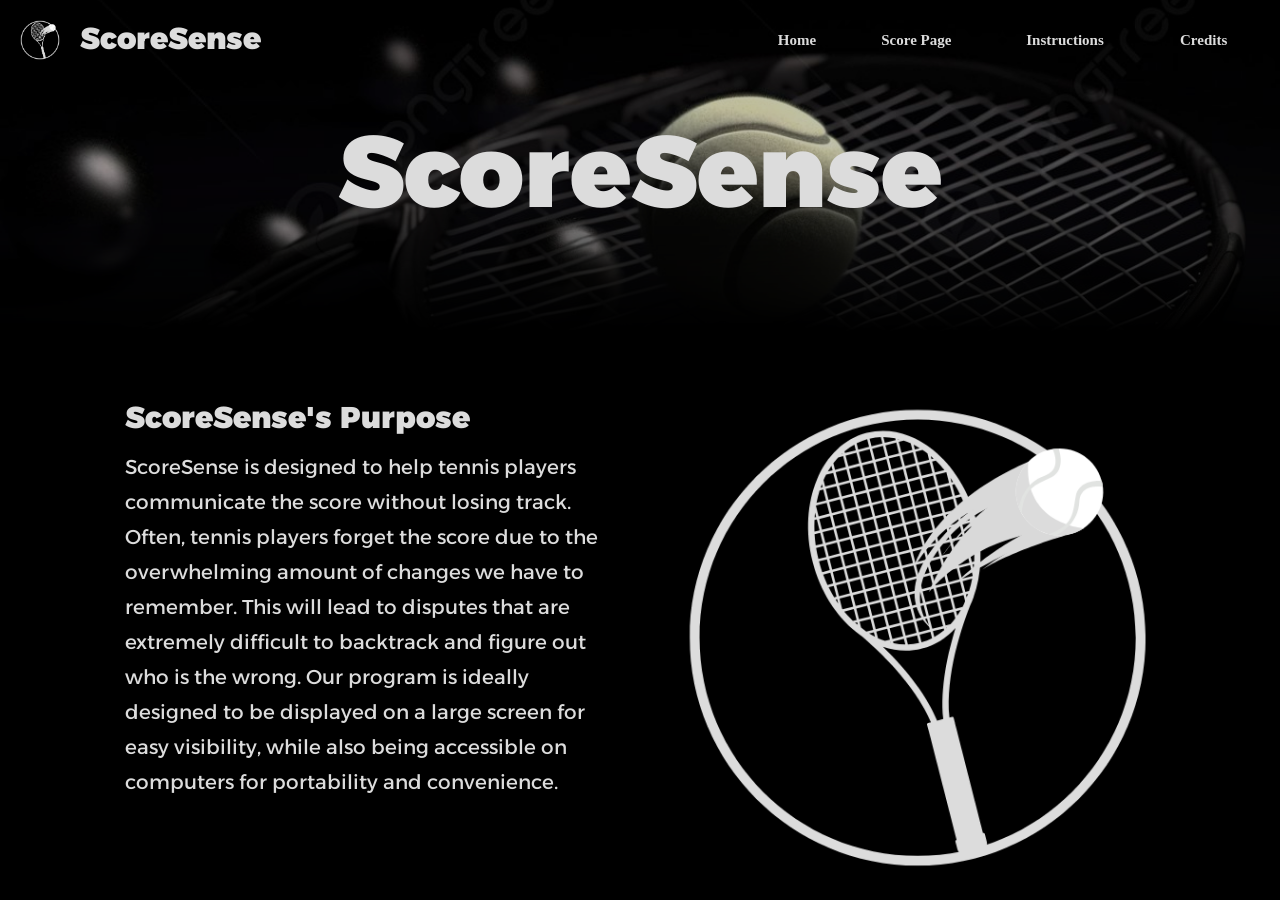
<file: index.html>
<!DOCTYPE html>
<html lang="en">
    <head>
        <meta charset="UTF-8">
        <meta name="viewport" content="width=device-width, initial-scale=1.0">
        <meta http-equiv="X-UA-Compatible" content="ie=edge">
        <link rel="icon" href="gb.png" type="image/x-icon">
        <link href='https://fonts.googleapis.com/css?family=Alexandria' rel='stylesheet'>

        <title>ScoreSense - Home Page</title>
        <link rel="stylesheet" href="index.css">
    </head>
    <body>
        <header>
            <h1>ScoreSense</h1>
            
            <img src="score-sense-background.jpg" class="background_image">

            <img src="gb.png" alt="logo" class="small_logo">
            <p class="small_title">ScoreSense</p>
            <a href="index.html">
                <button class="home_button"></button>
            </a>

            <a href="index.html" class="link home_link">
                <p class="home_text">Home</p>
            </a>

            <a href="score_page.html" class="link score_page_link">
                <p class="score_page_text">Score Page</p>
            </a>

            <a href="instructions.html" class="link instructions_link">
                <p class="instructions_text">Instructions</p>
            </a>

            <a href="credits.html" class="link credits_link">
                <p class="credits_text">Credits</p>
            </a>
        </header>
        <main>
            <div class="scoresense_description_header">
                <p class="scoresense_description_header_text">ScoreSense's Purpose</p>
            </div>
            <div class="scoresense_description_text">
                <p>
                    ScoreSense is designed to help tennis players communicate the score without losing track. Often, tennis players forget the score due to the overwhelming amount of changes we have to remember. This will lead to disputes that are extremely difficult to backtrack and figure out who is the wrong. Our program is ideally designed to be displayed on a large screen for easy visibility, while also being accessible on computers for portability and convenience.
                </p>
            </div>

            <img src="gb.png" alt="logo" class="big_logo">
        </main>
    </body>
</html>
</file>
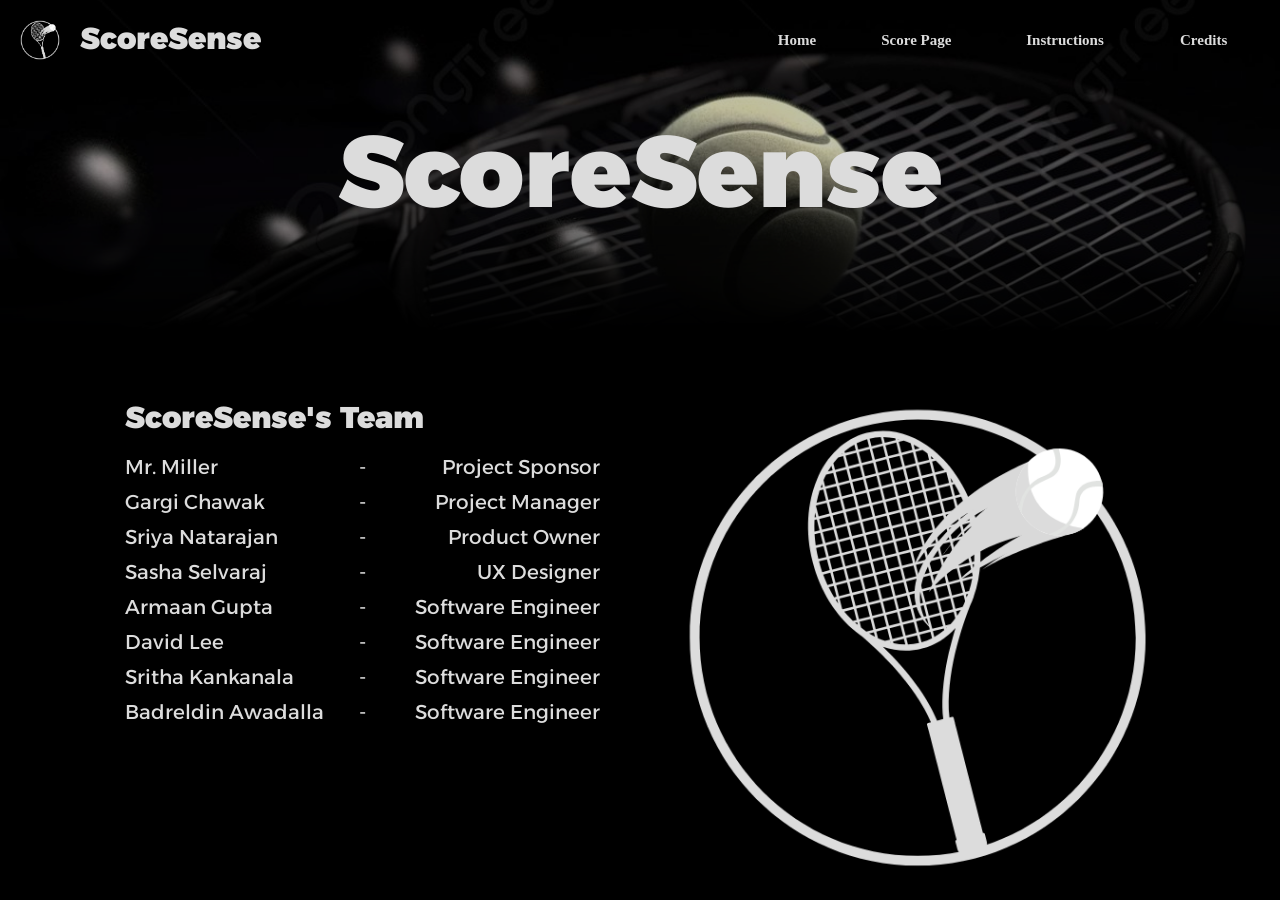
<file: credits.html>
<!DOCTYPE html>
<html lang="en">
    <head>
        <meta charset="UTF-8">
        <meta name="viewport" content="width=device-width, initial-scale=1.0">
        <meta http-equiv="X-UA-Compatible" content="ie=edge">
        <link rel="icon" href="gb.png" type="image/x-icon">
        <link href='https://fonts.googleapis.com/css?family=Alexandria' rel='stylesheet'>

        <title>ScoreSense - Instructions</title>
        <link rel="stylesheet" href="credits.css">
    </head>
    <body>
        <header>
            <h1>ScoreSense</h1>
            <img src="score-sense-background.jpg" class="background_image">

            <img src="gb.png" alt="logo" class="small_logo">
            <p class="small_title">ScoreSense</p>
            <a href="index.html">
                <button class="home_button"></button>
            </a>

            <a href="index.html" class="link home_link">
                <p class="home_text">Home</p>
            </a>

            <a href="score_page.html" class="link score_page_link">
                <p class="score_page_text">Score Page</p>
            </a>

            <a href="instructions.html" class="link instructions_link">
                <p class="instructions_text">Instructions</p>
            </a>

            <a href="credits.html" class="link credits_link">
                <p class="credits_text">Credits</p>
            </a>
        </header>
        <main>
            <img src="gb.png" alt="logo" class="big_logo">

            <div class="credits_header">
                <p class="credits_header_text">ScoreSense's Team</p>
            </div>

            <div class="credits_content_dash">
                <p class="credits_content_dash_text">
                    -<br>
                    -<br>
                    -<br>
                    -<br>
                    -<br>
                    -<br>
                    -<br>
                    -
                </p>
            </div>
            <div class="credits_content_role">
                <p class="credits_content_role_text">
                    Project Sponsor<br>
                    Project Manager<br>
                    Product Owner<br>
                    UX Designer<br>
                    Software Engineer<br>
                    Software Engineer<br>
                    Software Engineer<br>
                    Software Engineer
                </p>
            </div>
            <div class="credits_content_name">
                <p class="credits_content_name_text">
                    Mr. Miller<br>
                    Gargi Chawak<br>
                    Sriya Natarajan<br>
                    Sasha Selvaraj<br>
                    Armaan Gupta<br>
                    David Lee<br>
                    Sritha Kankanala<br>
                    Badreldin Awadalla
                </p>
            </div>
        </main>
</body>
</html>
</file>
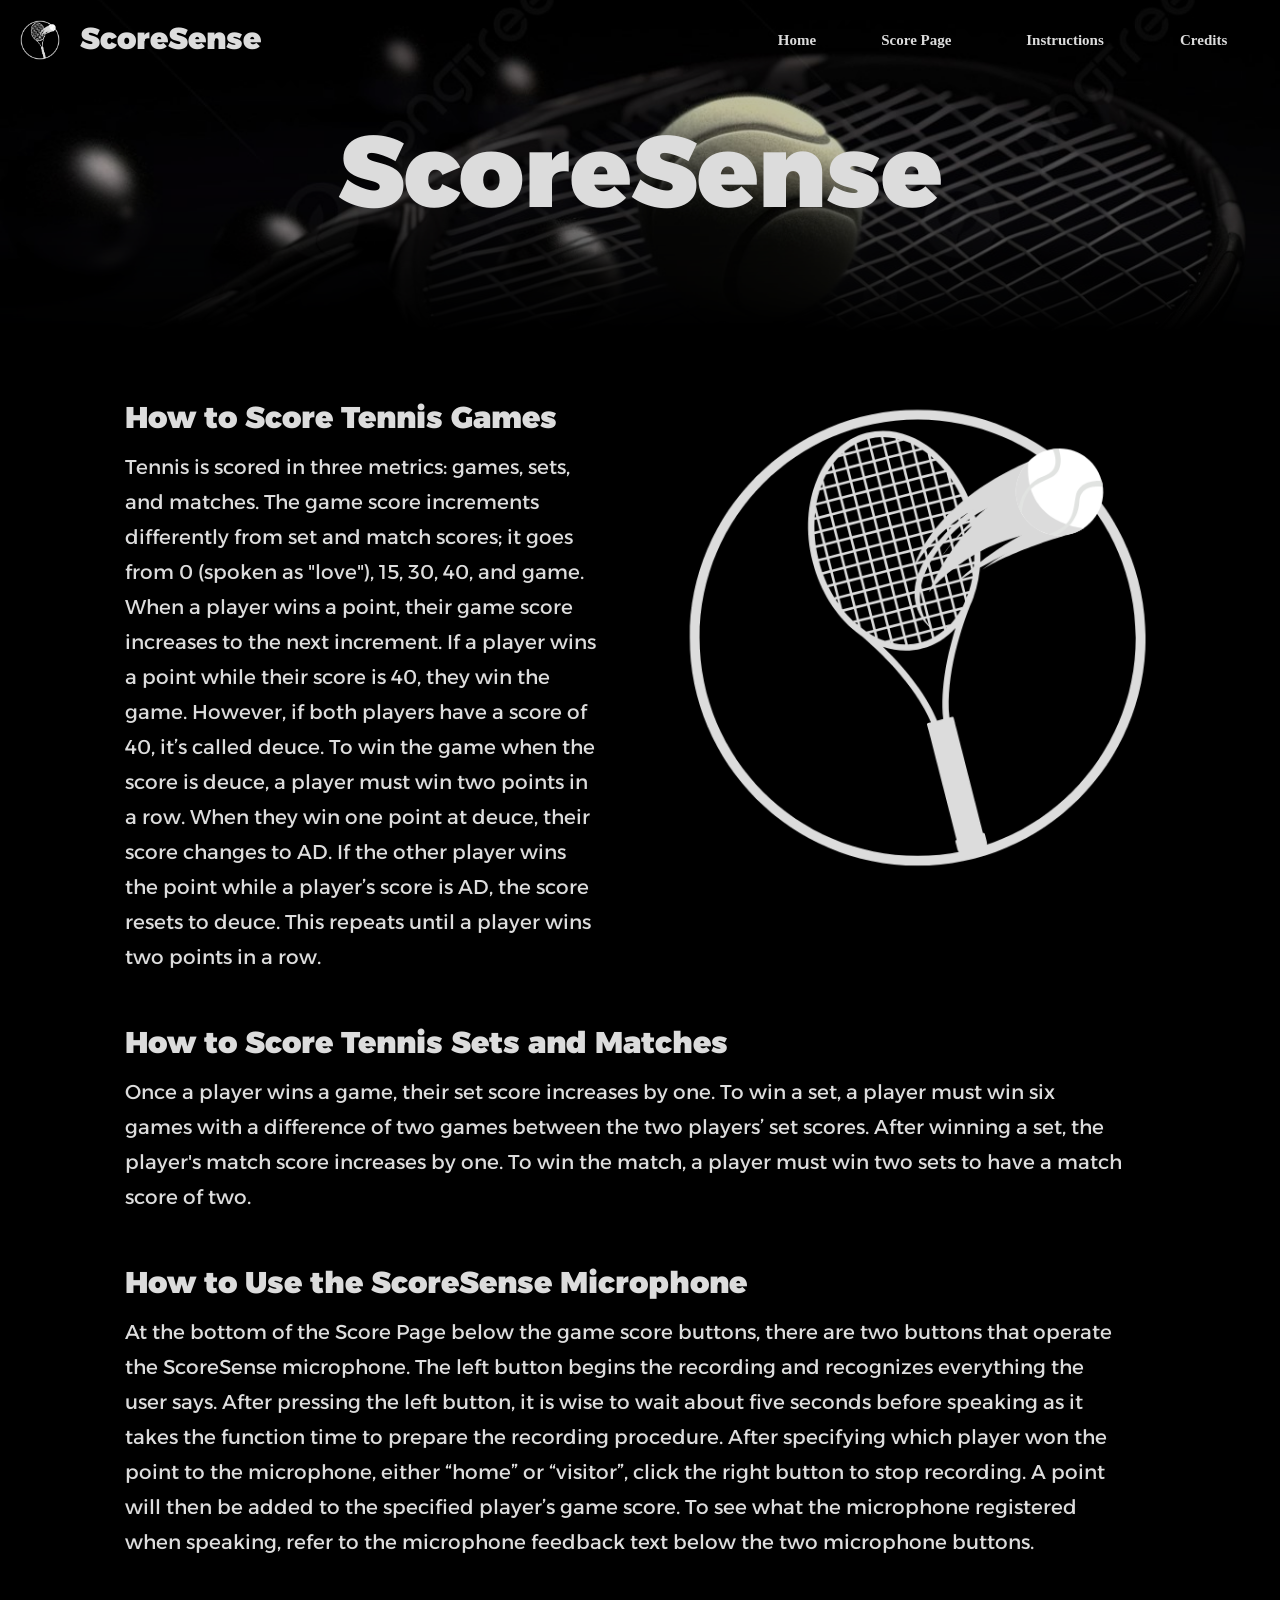
<file: instructions.html>
<!DOCTYPE html>
<html lang="en">
    <head>
        <meta charset="UTF-8">
        <meta name="viewport" content="width=device-width, initial-scale=1.0">
        <meta http-equiv="X-UA-Compatible" content="ie=edge">
        <link rel="icon" href="gb.png" type="image/x-icon">
        <link href='https://fonts.googleapis.com/css?family=Alexandria' rel='stylesheet'>

        <title>ScoreSense - Instructions</title>
        <link rel="stylesheet" href="instructions.css">
    </head>
    <body>
        <header>
            <h1>ScoreSense</h1>
            <img src="score-sense-background.jpg" class="background_image">

            <img src="gb.png" alt="logo" class="small_logo">
            <p class="small_title">ScoreSense</p>
            <a href="index.html">
                <button class="home_button"></button>
            </a>

            <a href="index.html" class="link home_link">
                <p class="home_text">Home</p>
            </a>

            <a href="score_page.html" class="link score_page_link">
                <p class="score_page_text">Score Page</p>
            </a>

            <a href="instructions.html" class="link instructions_link">
                <p class="instructions_text">Instructions</p>
            </a>

            <a href="credits.html" class="link credits_link">
                <p class="credits_text">Credits</p>
            </a>
        </header>
        <main>
            <img src="gb.png" alt="logo" class="big_logo">

            <div class="scoring_tennis_game_header">
                <p class="header_text">How to Score Tennis Games</p>
            </div>
            <div class="scoring_tennis_game_text">
                <p>
                    Tennis is scored in three metrics: games, sets, and matches. The game score increments differently from set and match scores; it goes from 0 (spoken as "love"), 15, 30, 40, and game. When a player wins a point, their game score increases to the next increment. If a player wins a point while their score is 40, they win the game. However, if both players have a score of 40, it’s called deuce. To win the game when the score is deuce, a player must win two points in a row. When they win one point at deuce, their score changes to AD. If the other player wins the point while a player’s score is AD, the score resets to deuce. This repeats until a player wins two points in a row.
                </p>
            </div>

            <div class="scoring_tennis_setmatch_header">
                <p class="header_text">How to Score Tennis Sets and Matches</p>
            </div>
            <div class="scoring_tennis_setmatch_text">
                <p>
                    Once a player wins a game, their set score increases by one. To win a set, a player must win six games with a difference of two games between the two players’ set scores. After winning a set, the player's match score increases by one. To win the match, a player must win two sets to have a match score of two.
                </p>
            </div>

            <div class="microphone_header">
                <p class="header_text">How to Use the ScoreSense Microphone</p>
            </div>
            <div class="microphone_text">
                <p>
                    At the bottom of the Score Page below the game score buttons, there are two buttons that operate the ScoreSense microphone. The left button begins the recording and recognizes everything the user says. After pressing the left button, it is wise to wait about five seconds before speaking as it takes the function time to prepare the recording procedure. After specifying which player won the point to the microphone, either “home” or “visitor”, click the right button to stop recording. A point will then be added to the specified player’s game score. To see what the microphone registered when speaking, refer to the microphone feedback text below the two microphone buttons.
                </p>
            </div>
        </main>
    </body>
</html>
</file>
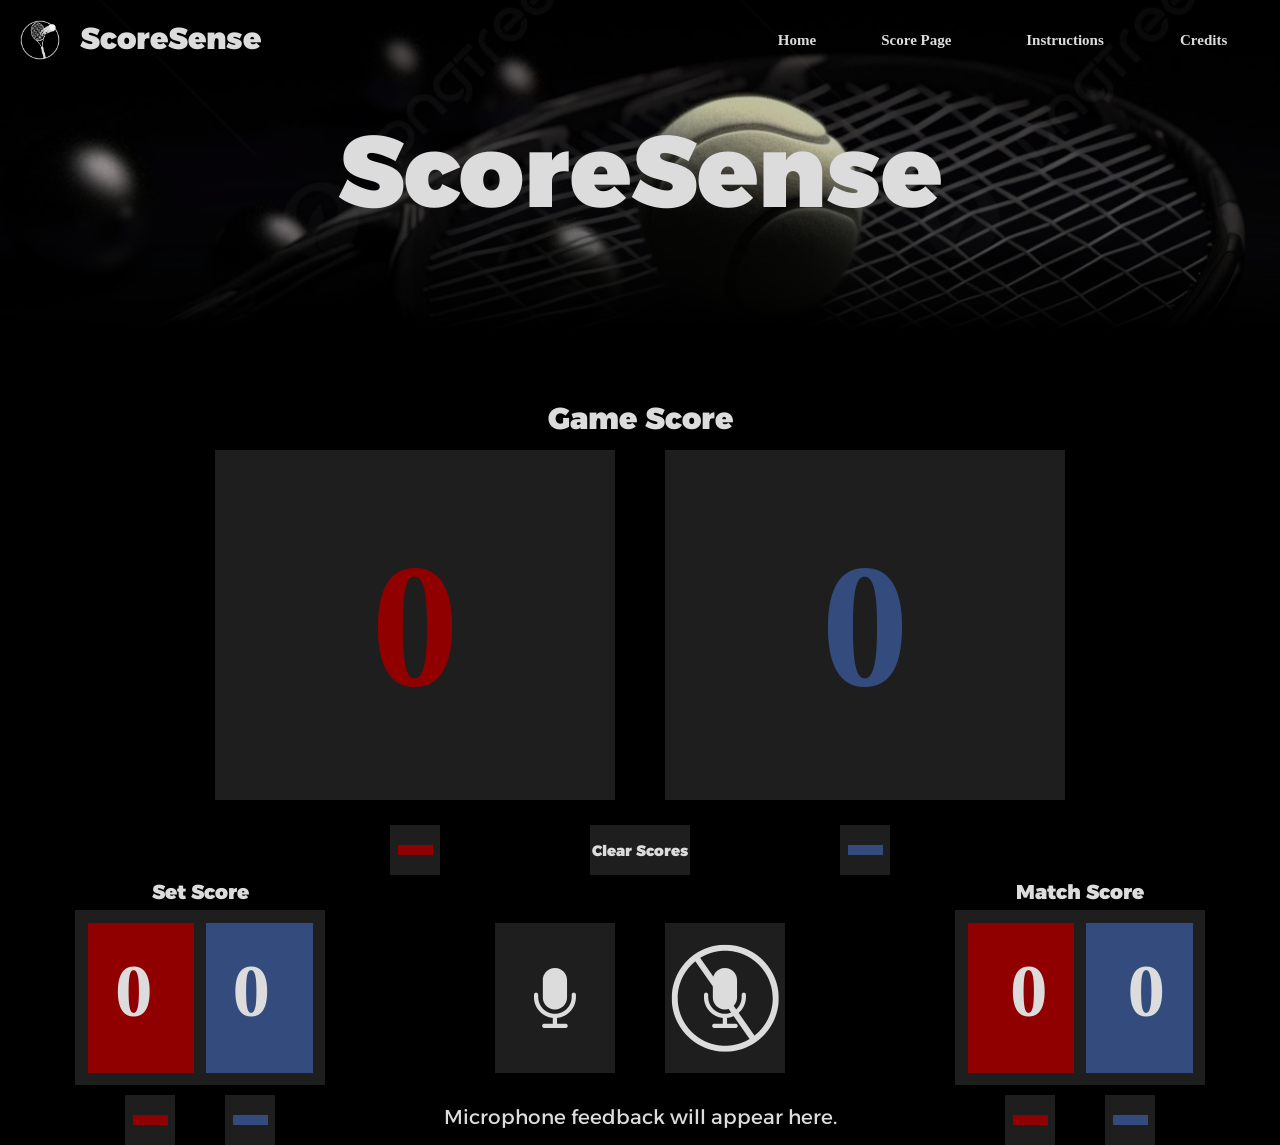
<file: score_page.html>
<!DOCTYPE html>
<html lang="en">
    <head>
        <meta charset="UTF-8">
        <meta name="viewport" content="width=device-width, initial-scale=1.0">
        <meta http-equiv="X-UA-Compatible" content="ie=edge">
        <link rel="icon" href="gb.png" type="image/x-icon">
        <link href='https://fonts.googleapis.com/css?family=Alexandria' rel='stylesheet'>

        <title>ScoreSense - Score Page</title>
        <link rel="stylesheet" href="score_page.css">
        <script src="score_page.js"></script>
    </head>
    <body>
        <header>
            <h1>ScoreSense</h1>
            <img src="score-sense-background.jpg" class="background_image">

            <img src="gb.png" alt="logo" class="small_logo">
            <p class="small_title">ScoreSense</p>
            <a href="index.html">
                <button class="home_button"></button>
            </a>

            <a href="index.html" class="link home_link">
                <p class="home_text">Home</p>
            </a>

            <a href="score_page.html" class="link score_page_link">
                <p class="score_page_text">Score Page</p>
            </a>

            <a href="instructions.html" class="link instructions_link">
                <p class="instructions_text">Instructions</p>
            </a>

            <a href="credits.html" class="link credits_link">
                <p class="credits_text">Credits</p>
            </a>
        </header>
        <main>
            <div class="game_score_head">
                <p class="game_score_head_text">Game Score</p>
            </div>

            <div class="home_game">
                <h2 id="home_game_score"></h2>
            </div>

            <div class="visitor_game">
                <h2 id="visitor_game_score"></h2>
            </div>

            <div class="set_score"></div>

            <div class="home_set">
                <h3 id="home_set_score" class="home_set_text"></h3>
            </div>
            <div class="visitor_set">
                <h3 id="visitor_set_score" class="visitor_set_text"></h3>
            </div>

            <div class="set_score_head">
                <p class="set_score_head_text">Set Score</p>
            </div>

            <div class="set_border2"></div>
            <div class="set_border"></div>

            <div class="match_score"></div>

            <div class="home_match">
                <h3 id="home_match_score" class="home_match_text"></h3>
            </div>
            <div class="visitor_match">
                <h3 id="visitor_match_score" class="visitor_match_text"></h3>
            </div>

            <div class="match_score_head">
                <p class="match_score_head_text">Match Score</p>
            </div>

            <div class="match_border2"></div>
            <div class="match_border"></div>
            
            <div class="home_winner_hover">
                <button class="home_winner_button" onclick="add_home_game_score();"></button>
            </div>
            <div class="hide"></div>
      
            <div class="visitor_winner_hover">
                <button class="visitor_winner_button" onclick="add_visitor_game_score();"></button>
            </div>
            <div class="hide"></div>

            <div class="undo_home_game_score1"></div>
            <div class="undo_home_game_score2"></div>
            <div class="undo_home_game_score_hover">
                <button class="undo_home_game_score_button" onclick="undo_home_game_score();"></button>
            </div>
            <div class="hide"></div>

            <div class="undo_visitor_game_score1"></div>
            <div class="undo_visitor_game_score2"></div>
            <div class="undo_visitor_game_score_hover">
                <button class="undo_visitor_game_score_button" onclick="undo_visitor_game_score();"></button>
            </div>
            <div class="hide"></div>

            <div class="undo_home_set_score1"></div>
            <div class="undo_home_set_score2"></div>
            <div class="undo_home_set_score_hover">
                <button class="undo_home_set_score_button" onclick="undo_home_set_score();"></button>
            </div>
            <div class="hide"></div>

            <div class="undo_visitor_set_score1"></div>
            <div class="undo_visitor_set_score2"></div>
            <div class="undo_visitor_set_score_hover">
                <button class="undo_visitor_set_score_button" onclick="undo_visitor_set_score();"></button>
            </div>
            <div class="hide"></div>

            <div class="undo_home_match_score1"></div>
            <div class="undo_home_match_score2"></div>
            <div class="undo_home_match_score_hover">
                <button class="undo_home_match_score_button" onclick="undo_home_match_score();"></button>
            </div>
            <div class="hide"></div>

            <div class="undo_visitor_match_score1"></div>
            <div class="undo_visitor_match_score2"></div>
            <div class="undo_visitor_match_score_hover">
                <button class="undo_visitor_match_score_button" onclick="undo_visitor_match_score();"></button>
            </div>
            <div class="hide"></div>

            <div class="clear_scores_hover">
                <button class="clear_scores" onclick="resetScores();">
                    <p class="clear_scores_text">Clear Scores</p>
                </button>    
            </div>
            <div class="hide"></div>

            <div class="startButton_hover">
                <input type="image" src="start_microphone.png" id="startButton" class="startButton" onclick="start_stt();">
            </div>
            <div class="hide"></div>

            <div class="stopButton_hover">
                <input type="image" src="stop_microphone.png" id="stopButton" class="stopButton" onclick="stop_stt();">
            </div>
            <div class="hide"></div>

            <p id="feedbackElement">Microphone feedback will appear here.</p>
        </main>
    </body>
</html>
</file>
<file: index.css>
body {
    background-color: black;
}

.background_image {
    position: absolute;
    top: -100px;
    z-index: -2;
    display: block;
    width: 100%;
    filter: brightness(75%);
    mask-image: linear-gradient(to bottom, black 60%, transparent);
}


* {
    margin: 0px;
    padding: 0;
}

h1 {
    position: absolute;
    top: 110px;
    left: 50%;
    transform: translateX(-50%);
    font-size: 100px;
    font-family: alexandria;
    font-weight: 900;
    color: rgb(220,220,220);
}

.small_logo {
    width: 40px;
    height: 40px;
    position: absolute;
    top: 20px;
    left: 20px;
}

.small_title {
    position: absolute;
    top: 20px;
    left: 80px;
    font-size: 30px;
    font-family: alexandria;
    font-weight: 900;
    color: rgb(220,220,220);
}

.home_button {
    background-color: transparent;
    border: 0;
    position: absolute;
    width: 250px;
    height: 40px;
    top: 20px;
    left: 20px;
    cursor: pointer;
    z-index: 2;
}

.link {
    height: 40px;
    color: rgb(220,220,220);
    background-color: transparent;
    text-align: center;
    font-weight: 900;
    font-family: verdana;
    font-size: 15px;
    position: absolute;
    top: 190px;
    text-decoration: none;
}

.home_link {
    width: 75px;
    top: 20px;
    right: 440px;
}

.home_link:hover {
    background-color: rgb(30,30,30);
}

.home_text {
    position: absolute;
    top: 50%;
    transform: translateY(-50%);
    left: 17%;
}

.score_page_link {
    width: 125px;
    top: 20px;
    right: 290px;
}

.score_page_link:hover {
    background-color: rgb(30,30,30);
}

.score_page_text {
    position: absolute;
    top: 50%;
    transform: translateY(-50%);
    left: 13%;
}

.instructions_link {
    width: 125px;
    top: 20px;
    right: 140px;
}

.instructions_link:hover {
    background-color: rgb(30,30,30);
}

.instructions_text {
    position: absolute;
    top: 50%;
    transform: translateY(-50%);
    left: 9%;
}

.credits_link {
    width: 100px;
    top: 20px;
    right: 20px;
}

.credits_link:hover {
    background-color: rgb(30,30,30);
}

.credits_text {
    position: absolute;
    top: 50%;
    transform: translateY(-50%);
    left: 20%;
}

.big_logo {
    width: 475px;
    height: 475px;
    position: absolute;
    top: 400px;
    right: 125px;
}

.scoresense_description_header {
    width: 475px;
    height: 35px;
    position: absolute;
    top: 400px;
    left: 125px;
    font-size: 30px;
    font-family: alexandria;
    font-weight: 900;
    color: rgb(220,220,220);
}

.scoresense_description_header_text {
    line-height: 35px;
}

.scoresense_description_text {
    width: 475px;
    height: 450px;
    position: absolute;
    top: 450px;
    left: 125px;
    font-size: 20px;
    font-family: alexandria;
    font-weight: 400;
    color: rgb(220,220,220);
    line-height: 35px;
}
</file>
<file: credits.css>
body {
    background-color: black;
}

.background_image {
    position: absolute;
    top: -100px;
    z-index: -2;
    display: block;
    width: 100%;
    filter: brightness(75%);
    mask-image: linear-gradient(to bottom, black 60%, transparent);
}

* {
    margin: 0px;
    padding: 0;
}

h1 {
    position: absolute;
    top: 110px;
    left: 50%;
    transform: translateX(-50%);
    font-size: 100px;
    font-family: alexandria;
    font-weight: 900;
    color: rgb(220,220,220);
}

.small_logo {
    width: 40px;
    height: 40px;
    position: absolute;
    top: 20px;
    left: 20px;
}

.small_title {
    position: absolute;
    top: 20px;
    left: 80px;
    font-size: 30px;
    font-family: alexandria;
    font-weight: 900;
    color: rgb(220,220,220);
}

.home_button {
    background-color: transparent;
    border: 0;
    position: absolute;
    width: 250px;
    height: 40px;
    top: 20px;
    left: 20px;
    cursor: pointer;
    z-index: 2;
}

.link {
    height: 40px;
    color: rgb(220,220,220);
    background-color: transparent;
    text-align: center;
    font-weight: 900;
    font-family: verdana;
    font-size: 15px;
    position: absolute;
    top: 190px;
    text-decoration: none;
}

.home_link {
    width: 75px;
    top: 20px;
    right: 440px;
}

.home_link:hover {
    background-color: rgb(30,30,30);
}

.home_text {
    position: absolute;
    top: 50%;
    transform: translateY(-50%);
    left: 17%;
}

.score_page_link {
    width: 125px;
    top: 20px;
    right: 290px;
}

.score_page_link:hover {
    background-color: rgb(30,30,30);
}

.score_page_text {
    position: absolute;
    top: 50%;
    transform: translateY(-50%);
    left: 13%;
}

.instructions_link {
    width: 125px;
    top: 20px;
    right: 140px;
}

.instructions_link:hover {
    background-color: rgb(30,30,30);
}

.instructions_text {
    position: absolute;
    top: 50%;
    transform: translateY(-50%);
    left: 9%;
}

.credits_link {
    width: 100px;
    top: 20px;
    right: 20px;
}

.credits_link:hover {
    background-color: rgb(30,30,30);
}

.credits_text {
    position: absolute;
    top: 50%;
    transform: translateY(-50%);
    left: 20%;
}

.big_logo {
    width: 475px;
    height: 475px;
    position: absolute;
    top: 400px;
    right: 125px;
}

.credits_header {
    width: 475px;
    height: 35px;
    position: absolute;
    top: 400px;
    left: 125px;
    font-size: 30px;
    font-family: alexandria;
    font-weight: 900;
    color: rgb(220,220,220);
}

.credits_header_text {
    line-height: 35px;
}

.credits_content_name {
    width: 475px;
    height: 450px;
    position: absolute;
    top: 450px;
    left: 125px;
}

.credits_content_role {
    width: 475px;
    height: 450px;
    position: absolute;
    top: 450px;
    left: 125px;
}

.credits_content_dash {
    width: 475px;
    height: 450px;
    position: absolute;
    top: 450px;
    left: 125px;
}

.credits_content_name_text {
    font-size: 20px;
    font-family: alexandria;
    font-weight: 400;
    color: rgb(220,220,220);
    line-height: 35px;
    text-align: left;
}

.credits_content_role_text {
    font-size: 20px;
    font-family: alexandria;
    font-weight: 400;
    color: rgb(220,220,220);
    line-height: 35px;
    text-align: right;
}

.credits_content_dash_text {
    font-size: 20px;
    font-family: alexandria;
    font-weight: 400;
    color: rgb(220,220,220);
    line-height: 35px;
    text-align: center;
}
</file>
<file: instructions.css>
body {
    background-color: black;
}

.background_image {
    position: absolute;
    top: -100px;
    z-index: -2;
    display: block;
    width: 100%;
    filter: brightness(75%);
    mask-image: linear-gradient(to bottom, black 60%, transparent);
}

* {
    margin: 0px;
    padding: 0;
}

h1 {
    position: absolute;
    top: 110px;
    left: 50%;
    transform: translateX(-50%);
    font-size: 100px;
    font-family: alexandria;
    font-weight: 900;
    color: rgb(220,220,220);
}

.small_logo {
    width: 40px;
    height: 40px;
    position: absolute;
    top: 20px;
    left: 20px;
}

.small_title {
    position: absolute;
    top: 20px;
    left: 80px;
    font-size: 30px;
    font-family: alexandria;
    font-weight: 900;
    color: rgb(220,220,220);
}

.home_button {
    background-color: transparent;
    border: 0;
    position: absolute;
    width: 250px;
    height: 40px;
    top: 20px;
    left: 20px;
    cursor: pointer;
    z-index: 2;
}

.link {
    height: 40px;
    color: rgb(220,220,220);
    background-color: transparent;
    text-align: center;
    font-weight: 900;
    font-family: verdana;
    font-size: 15px;
    position: absolute;
    top: 190px;
    text-decoration: none;
}

.home_link {
    width: 75px;
    top: 20px;
    right: 440px;
}

.home_link:hover {
    background-color: rgb(30,30,30);
}

.home_text {
    position: absolute;
    top: 50%;
    transform: translateY(-50%);
    left: 17%;
}

.score_page_link {
    width: 125px;
    top: 20px;
    right: 290px;
}

.score_page_link:hover {
    background-color: rgb(30,30,30);
}

.score_page_text {
    position: absolute;
    top: 50%;
    transform: translateY(-50%);
    left: 13%;
}

.instructions_link {
    width: 125px;
    top: 20px;
    right: 140px;
}

.instructions_link:hover {
    background-color: rgb(30,30,30);
}

.instructions_text {
    position: absolute;
    top: 50%;
    transform: translateY(-50%);
    left: 9%;
}

.credits_link {
    width: 100px;
    top: 20px;
    right: 20px;
}

.credits_link:hover {
    background-color: rgb(30,30,30);
}

.credits_text {
    position: absolute;
    top: 50%;
    transform: translateY(-50%);
    left: 20%;
}

.big_logo {
    width: 475px;
    height: 475px;
    position: absolute;
    top: 400px;
    right: 125px;
}

.scoring_tennis_game_header {
    width: 475px;
    height: 35px;
    position: absolute;
    top: 400px;
    left: 125px;
}

.header_text {
    line-height: 35px;
    font-size: 30px;
    font-family: alexandria;
    font-weight: 900;
    color: rgb(220,220,220);
}

.scoring_tennis_game_text {
    width: 475px;
    height: 575px;
    position: absolute;
    top: 450px;
    left: 125px;
    font-size: 20px;
    font-family: alexandria;
    font-weight: 400;
    color: rgb(220,220,220);
    line-height: 35px;
}

.scoring_tennis_setmatch_header {
    width: 1000px;
    height: 35px;
    position: absolute;
    top: 1025px;
    left: 125px;
}

.scoring_tennis_setmatch_text {
    width: 1000px;
    height: 190px;
    position: absolute;
    top: 1075px;
    left: 125px;
    font-size: 20px;
    font-family: alexandria;
    font-weight: 400;
    color: rgb(220,220,220);
    line-height: 35px;
}

.microphone_header {
    width: 1000px;
    height: 35px;
    position: absolute;
    top: 1265px;
    left: 125px;
}

.microphone_text {
    width: 1000px;
    height: 300px;
    position: absolute;
    top: 1315px;
    left: 125px;
    font-size: 20px;
    font-family: alexandria;
    font-weight: 400;
    color: rgb(220,220,220);
    line-height: 35px;
}
</file>
<file: score_page.css>
body {
    background-color: black;
}

.background_image {
    position: absolute;
    top: -100px;
    z-index: -2;
    display: block;
    width: 100%;
    filter: brightness(75%);
    mask-image: linear-gradient(to bottom, black 60%, transparent);
}

* {
    margin: 0px;
    padding: 0;
}

h1 {
    position: absolute;
    top: 110px;
    left: 50%;
    transform: translateX(-50%);
    font-size: 100px;
    font-family: alexandria;
    font-weight: 900;
    color: rgb(220,220,220);
}

.small_logo {
    width: 40px;
    height: 40px;
    position: absolute;
    top: 20px;
    left: 20px;
}

.small_title {
    position: absolute;
    top: 20px;
    left: 80px;
    font-size: 30px;
    font-family: alexandria;
    font-weight: 900;
    color: rgb(220,220,220);
}

.home_button {
    background-color: transparent;
    border: 0;
    position: absolute;
    width: 250px;
    height: 40px;
    top: 20px;
    left: 20px;
    cursor: pointer;
    z-index: 2;
}

.link {
    height: 40px;
    color: rgb(220,220,220);
    background-color: transparent;
    text-align: center;
    font-weight: 900;
    font-family: verdana;
    font-size: 15px;
    position: absolute;
    top: 190px;
    text-decoration: none;
}

.home_link {
    width: 75px;
    top: 20px;
    right: 440px;
}

.home_link:hover {
    background-color: rgb(30,30,30);
}

.home_text {
    position: absolute;
    top: 50%;
    transform: translateY(-50%);
    left: 17%;
}

.score_page_link {
    width: 125px;
    top: 20px;
    right: 290px;
}

.score_page_link:hover {
    background-color: rgb(30,30,30);
}

.score_page_text {
    position: absolute;
    top: 50%;
    transform: translateY(-50%);
    left: 13%;
}

.instructions_link {
    width: 125px;
    top: 20px;
    right: 140px;
}

.instructions_link:hover {
    background-color: rgb(30,30,30);
}

.instructions_text {
    position: absolute;
    top: 50%;
    transform: translateY(-50%);
    left: 9%;
}

.credits_link {
    width: 100px;
    top: 20px;
    right: 20px;
}

.credits_link:hover {
    background-color: rgb(30,30,30);
}

.credits_text {
    position: absolute;
    top: 50%;
    transform: translateY(-50%);
    left: 20%;
}

.game_score_head {
    width: 250px;
    height: 20px;
    position: absolute;
    top: 400px;
    left: 50%;
    transform: translateX(-50%);
}

.game_score_head_text {
    text-align: center;
    font-family: alexandria;
    font-size: 30px;
    color: rgb(220,220,220);
    font-weight: 900;
}

.home_game {
    width: 400px;
    height: 350px;
    background-color: rgb(30,30,30);
    color: rgb(145,0,0);
    text-align: center;
    line-height: 350px;
    position: absolute;
    top: 450px;
    left: 215px;
}

.visitor_game {
    width: 400px;
    height: 350px;
    background-color: rgb(30,30,30);
    color: rgb(51,76,125);
    color: rgb(51,76,125);
    text-align: center;
    line-height: 350px;
    position: absolute;
    top: 450px;
    right: 215px;
}

.set_score_head {
    width: 250px;
    height: 20px;
    position: absolute;
    top: 880px;
    left: 75px;
}

.set_score_head_text {
    text-align: center;
    font-family: alexandria;
    font-size: 20px;
    color: rgb(220,220,220);
    font-weight: 900;
}

.set_score {
    width: 250px;
    height: 175px;
    background-color: rgb(30,30,30);
    position: absolute;
    top: 910px;
    left: 75px;
}

.home_set {
    width: 130px;
    height: 150px;
    background-color: rgb(145,0,0);
    position: absolute;
    top: 922.5px;
    left: 87.5px;
}

.home_set_text {
    position: absolute;
    top: 25px;
    left: 27.5px;
    z-index: 10;
}

.visitor_set {
    width: 130px;
    height: 150px;
    background-color: rgb(51,76,125);
    position: absolute;
    top: 922.5px;
    left: 182.5px;
}

.visitor_set_text {
    position: absolute;
    top: 25px;
    left: 50px;
    z-index: 10;
}

.set_border {
    width: 12.5px;
    height: 175px;
    background-color: rgb(30,30,30);
    position: absolute;
    top: 910px;
    left: 193.75px;
}

.set_border2 {
    width: 20px;
    height: 150px;
    background-color: rgb(145,0,0);
    position: absolute;
    top: 922.5px;
    left: 177.5px;
}

.match_score_head {
    width: 250px;
    height: 20px;
    position: absolute;
    top: 880px;
    right: 75px;
}

.match_score_head_text {
    text-align: center;
    font-family: alexandria;
    font-size: 20px;
    color: rgb(220,220,220);
    font-weight: 900;
}

.match_score {
    width: 250px;
    height: 175px;
    background-color: rgb(30,30,30);
    position: absolute;
    top: 910px;
    right: 75px;
}

.visitor_match {
    width: 130px;
    height: 150px;
    background-color: rgb(51,76,125);
    position: absolute;
    top: 922.5px;
    right: 87.5px;
}

.visitor_match_text {
    position: absolute;
    top: 25px;
    right: 27.5px;
    z-index: 10;
}

.home_match {
    width: 130px;
    height: 150px;
    background-color: rgb(145,0,0);
    position: absolute;
    top: 922.5px;
    right: 182.5px;
}

.home_match_text {
    position: absolute;
    top: 25px;
    right: 50px;
    z-index: 10;
}

.match_border {
    width: 12.5px;
    height: 175px;
    background-color: rgb(30,30,30);
    position: absolute;
    top: 910px;
    right: 193.75px;
}

.match_border2 {
    width: 20px;
    height: 150px;
    background-color: rgb(145,0,0);
    position: absolute;
    top: 922.5px;
    right: 202.5px;
}


.home_winner_button {
    border: 0px;
    width: 400px;
    height: 350px;
    position: absolute;
    top: 450px;
    left: 215px;
    cursor: pointer;
    background: transparent;
}

.visitor_winner_button {
    border: 0px;
    width: 400px;
    height: 350px;
    position: absolute;
    top: 450px;
    right: 215px;
    cursor: pointer;
    background: transparent;
}

.undo_home_game_score1 {
    background-color: rgb(30,30,30);
    width: 50px;
    height: 50px;
    position: absolute;
    top: 825px;
    left: 390px;
}

.undo_home_game_score2 {
    background-color: rgb(145,0,0);
    width: 35px;
    height: 10px;
    position: absolute;
    top: 845px;
    left: 397.5px;
}

.undo_home_game_score_button {
    border: 0px;
    width: 50px;
    height: 50px;
    position: absolute;
    top: 825px;
    left: 390px;
    cursor: pointer;
    background: transparent;
}

.undo_visitor_game_score1 {
    background-color: rgb(30,30,30);
    width: 50px;
    height: 50px;
    position: absolute;
    top: 825px;
    right: 390px;
}

.undo_visitor_game_score2 {
    background-color: rgb(51,76,125);
    width: 35px;
    height: 10px;
    position: absolute;
    top: 845px;
    right: 397.5px;
}

.undo_visitor_game_score_button {
    border: 0px;
    width: 50px;
    height: 50px;
    position: absolute;
    top: 825px;
    right: 390px;
    cursor: pointer;
    background: transparent;
}

.undo_home_set_score1 {
    background-color: rgb(30,30,30);
    width: 50px;
    height: 50px;
    position: absolute;
    top: 1095px;
    left: 125px;
}

.undo_home_set_score2 {
    background-color: rgb(145,0,0);
    width: 35px;
    height: 10px;
    position: absolute;
    top: 1115px;
    left: 132.5px;
}

.undo_home_set_score_button {
    border: 0px;
    width: 50px;
    height: 50px;
    position: absolute;
    top: 1095px;
    left: 125px;
    cursor: pointer;
    background: transparent;
}

.undo_visitor_set_score1 {
    background-color: rgb(30,30,30);
    width: 50px;
    height: 50px;
    position: absolute;
    top: 1095px;
    left: 225px;
}

.undo_visitor_set_score2 {
    background-color: rgb(51,76,125);
    width: 35px;
    height: 10px;
    position: absolute;
    top: 1115px;
    left: 232.5px;
}

.undo_visitor_set_score_button {
    border: 0px;
    width: 50px;
    height: 50px;
    position: absolute;
    top: 1095px;
    left: 225px;
    cursor: pointer;
    background: transparent;
}

.undo_home_match_score1 {
    background-color: rgb(30,30,30);
    width: 50px;
    height: 50px;
    position: absolute;
    top: 1095px;
    right: 225px;
}

.undo_home_match_score2 {
    background-color: rgb(145,0,0);
    width: 35px;
    height: 10px;
    position: absolute;
    top: 1115px;
    right: 232.5px;
}

.undo_home_match_score_button {
    border: 0px;
    width: 50px;
    height: 50px;
    position: absolute;
    top: 1095px;
    right: 225px;
    cursor: pointer;
    background: transparent;
}

.undo_visitor_match_score1 {
    background-color: rgb(30,30,30);
    width: 50px;
    height: 50px;
    position: absolute;
    top: 1095px;
    right: 125px;
}

.undo_visitor_match_score2 {
    background-color: rgb(51,76,125);
    width: 35px;
    height: 10px;
    position: absolute;
    top: 1115px;
    right: 132.5px;
}

.undo_visitor_match_score_button {
    border: 0px;
    width: 50px;
    height: 50px;
    position: absolute;
    top: 1095px;
    right: 125px;
    cursor: pointer;
    background: transparent;
}

.hide {
    display: none;
}

.home_winner_hover:hover + .hide {
    display: block;
    background: rgb(145,0,0);
    width: 457.5px;
    height: 375px;
    position: absolute;
    left: 202.5px;
    top: 437.5px;
    z-index: -1;
    clip-path: inset(0 32px 0 0);
}

.visitor_winner_hover:hover + .hide {
    display: block;
    background: rgb(51,76,125);
    width: 457.5px;
    height: 375px;
    position: absolute;
    right: 202.5px;
    top: 437.5px;
    z-index: -1;
    clip-path: inset(0 0 0 32px);
}

.undo_home_game_score_hover:hover + .hide {
    display: block;
    background: rgb(145,0,0);
    width: 60px;
    height: 60px;
    position: absolute;
    left: 385px;
    top: 820px;
    z-index: -1;
}

.undo_visitor_game_score_hover:hover + .hide {
    display: block;
    background: rgb(51,76,125);
    width: 60px;
    height: 60px;
    position: absolute;
    right: 385px;
    top: 820px;
    z-index: -1;
}

.undo_home_set_score_hover:hover + .hide {
    display: block;
    background: rgb(145,0,0);
    width: 60px;
    height: 60px;
    position: absolute;
    left: 120px;
    top: 1090px;
    z-index: -1;
}

.undo_visitor_set_score_hover:hover + .hide {
    display: block;
    background: rgb(51,76,125);
    width: 60px;
    height: 60px;
    position: absolute;
    left: 220px;
    top: 1090px;
    z-index: -1;
}

.undo_home_match_score_hover:hover + .hide {
    display: block;
    background: rgb(145,0,0);
    width: 60px;
    height: 60px;
    position: absolute;
    right: 220px;
    top: 1090px;
    z-index: -1;
}

.undo_visitor_match_score_hover:hover + .hide {
    display: block;
    background: rgb(51,76,125);
    width: 60px;
    height: 60px;
    position: absolute;
    right: 120px;
    top: 1090px;
    z-index: -1;
}

h3 {
    color: rgb(220,220,220);
    font-size: 75px;
    font-family: verdana;
    font-weight: 900;
    display: inline-block;
    vertical-align: middle;
    line-height: normal;
}

h2 {
    font-size: 175px;
    font-family: verdana;
    font-weight: 900;
    display: inline-block;
    vertical-align: middle;
    line-height: normal;
}

.center {
    display: block;
    margin-left: auto;
    margin-right: auto;
}

.startButton {
    position: absolute;
    top: 922.5px;
    left: 495px;
    background-color: rgb(30,30,30);
    border: 0;
    color: rgb(220,220,220);
    font-family: alexandria;
    font-size: 17.5px;
    font-weight: 900;
    cursor: pointer;
}

.startButton_hover:hover + .hide {
    display: block;
    width: 130px;
    height: 160px;
    position: absolute;
    top: 917.5px;
    left: 490px;
    background-color: rgb(220,220,220);
    z-index: -1;
}

.stopButton {
    position: absolute;
    top: 922.5px;
    right: 495px;
    background-color: rgb(30,30,30);
    border: 0;
    color: rgb(220,220,220);
    font-family: alexandria;
    font-size: 17.5px;
    font-weight: 900;
    cursor: pointer;
}

.stopButton_hover:hover + .hide {
    display: block;
    width: 130px;
    height: 160px;
    position: absolute;
    top: 917.5px;
    right: 490px;
    background-color: rgb(220,220,220);
    z-index: -1;
}

#feedbackElement {
    color: rgb(220,220,220);
    position: absolute;
    font-size: 20px;
    font-family: alexandria;
    top: 1105px;
    left: 50%;
    transform: translateX(-50%);
    width: 500px;
    text-align: center;
}

.clear_scores {
    background-color: rgb(30,30,30);
    width: 100px;
    height: 50px;
    position: absolute;
    top: 825px;
    left: 50%;
    transform: translateX(-50%);
    border: 0;
    cursor: pointer;
}

.clear_scores_text {
    color: rgb(220,220,220);
    text-align: center;
    top: 50%;
    font-size: 15px;
    font-family: alexandria;
    font-weight: 900;
}

.clear_scores_hover:hover + .hide {
    display: block;
    width: 110px;
    height: 60px;
    position: absolute;
    top: 820px;
    left: 50%;
    transform: translateX(-50%);
    background-color: rgb(220,220,220);
    z-index: -1;
}
</file>
